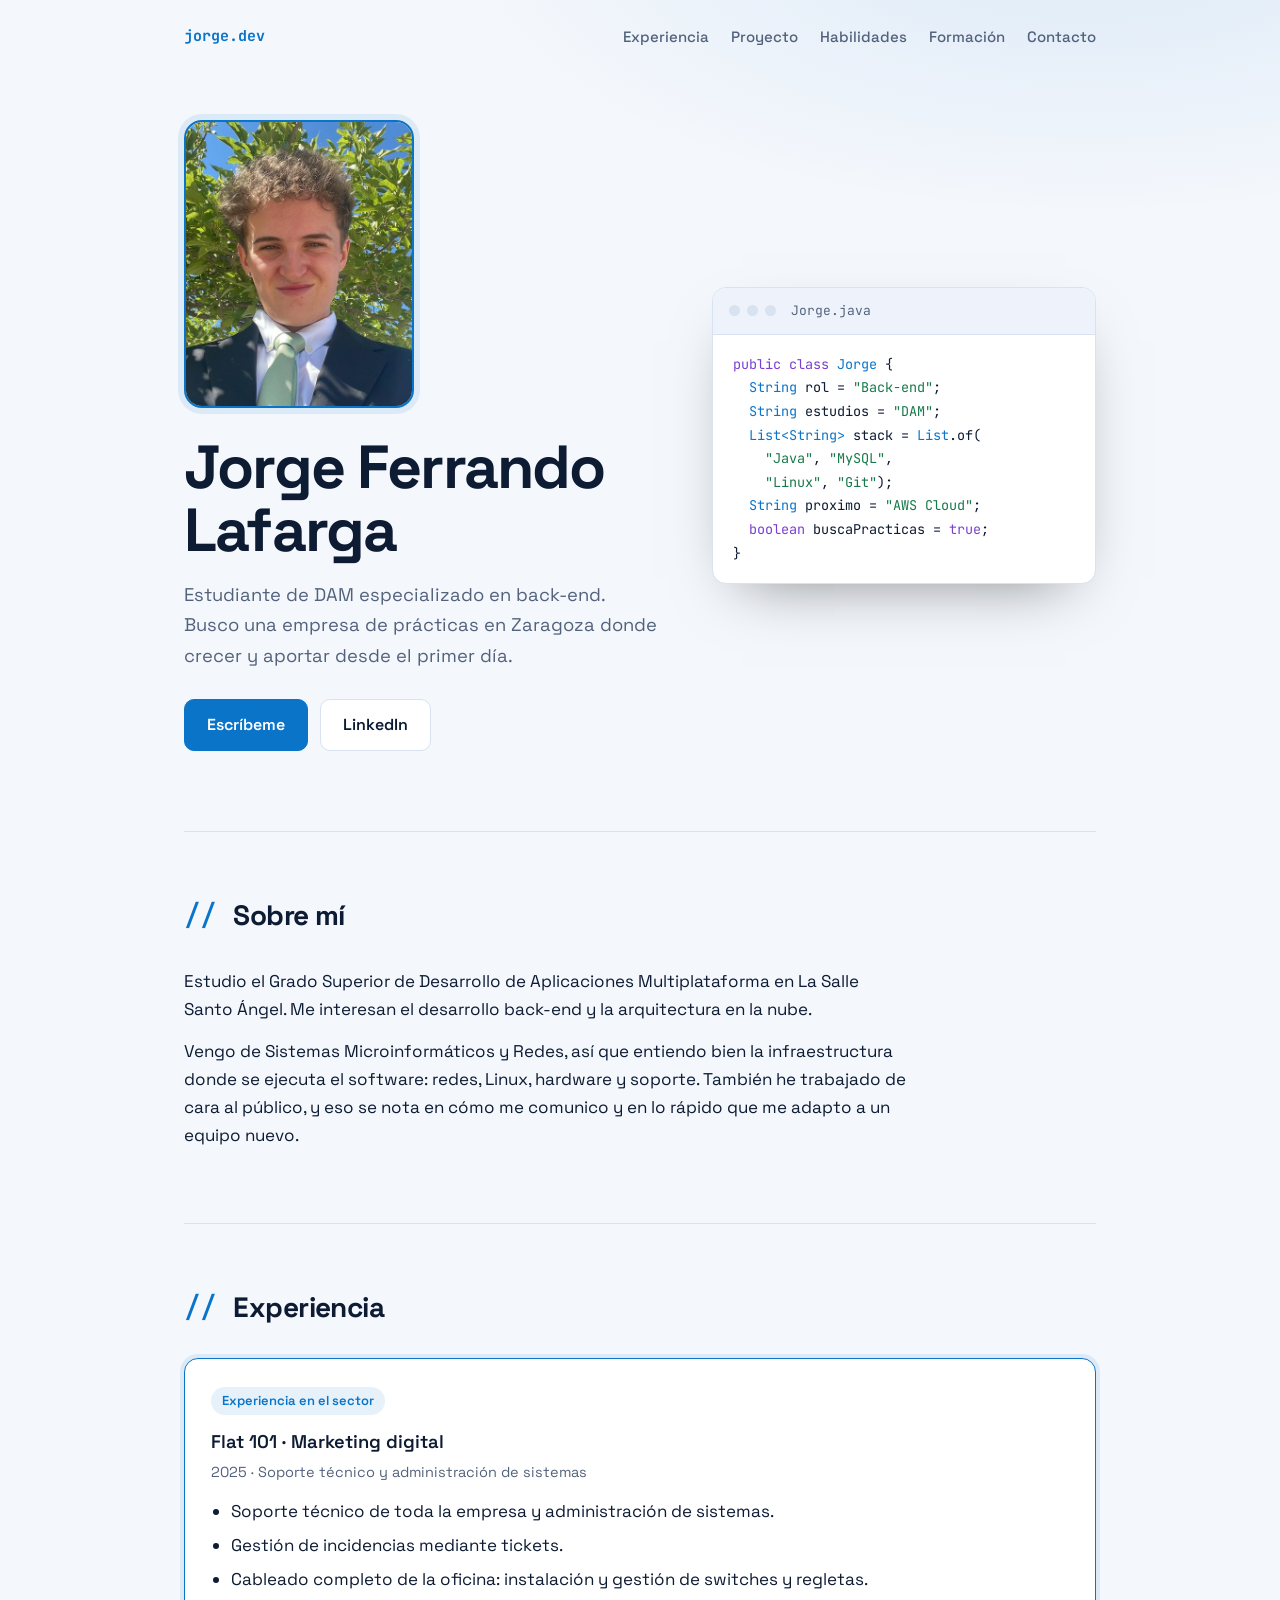
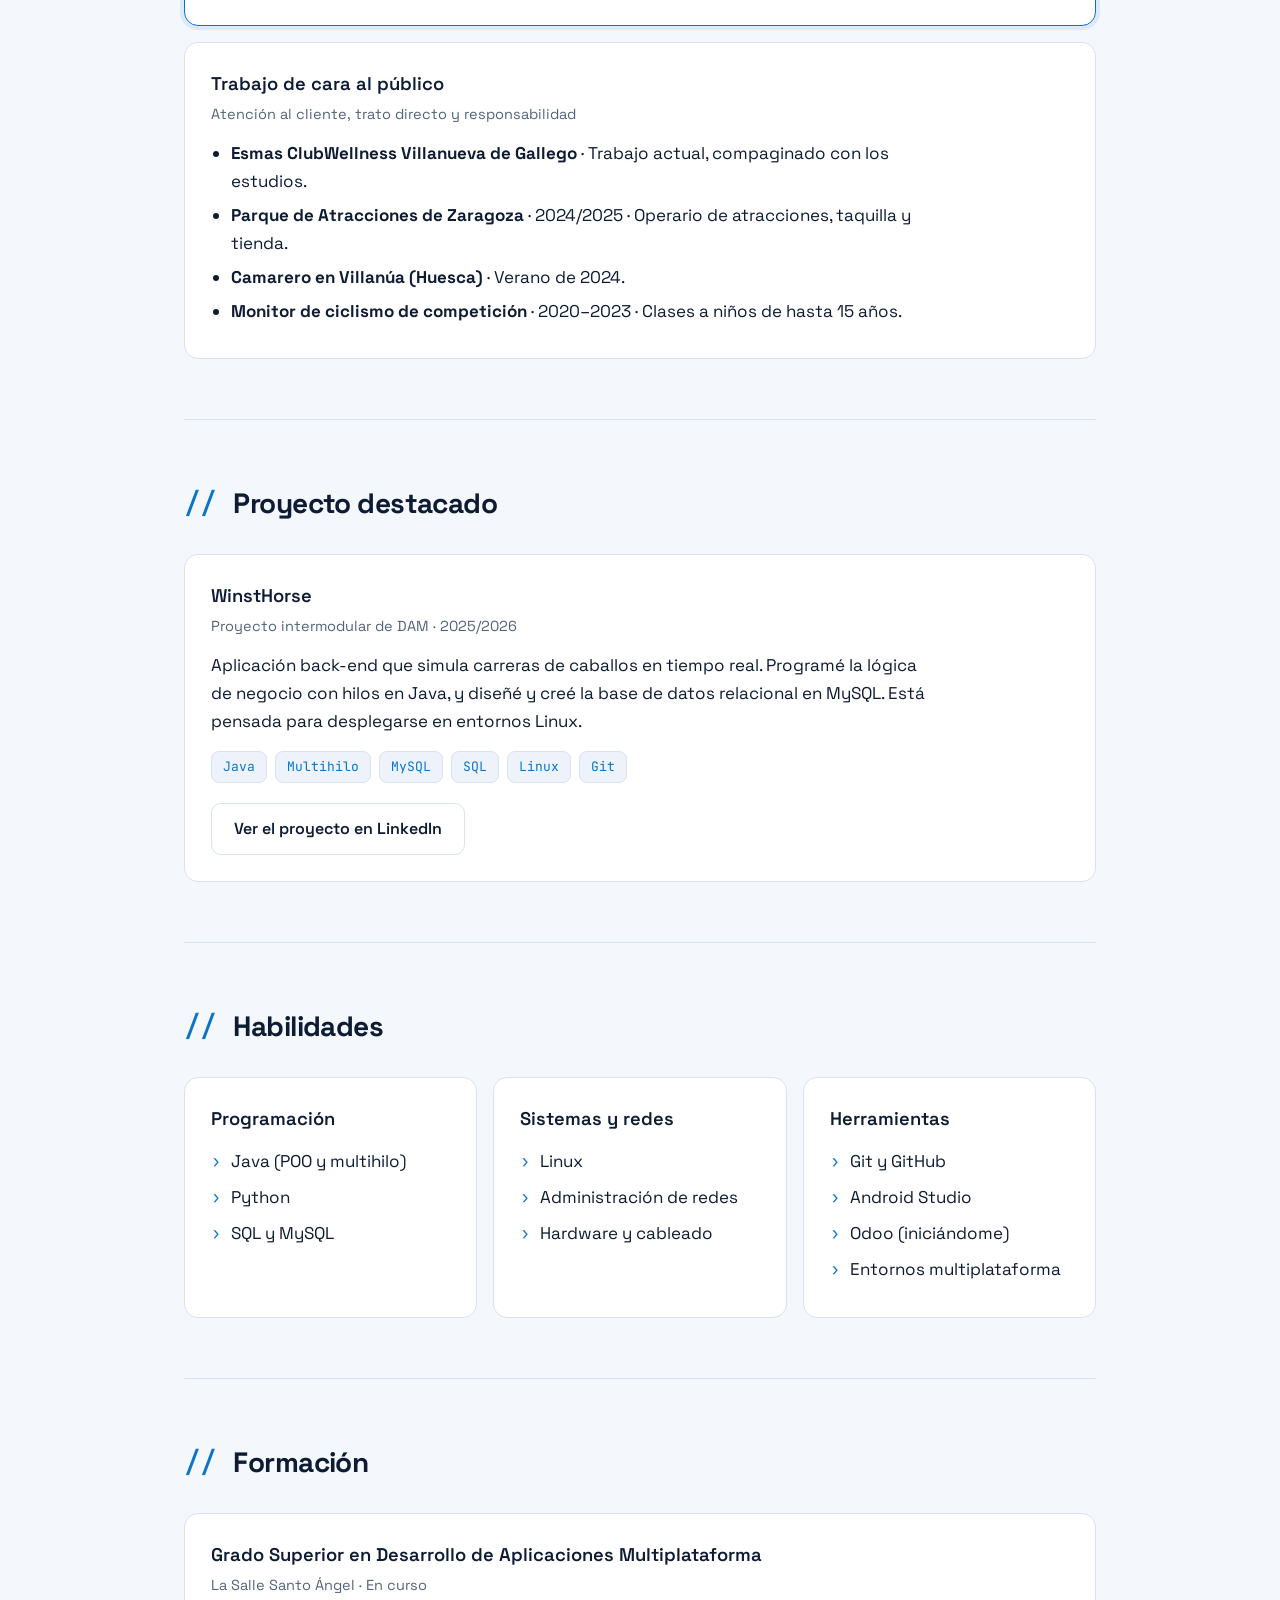
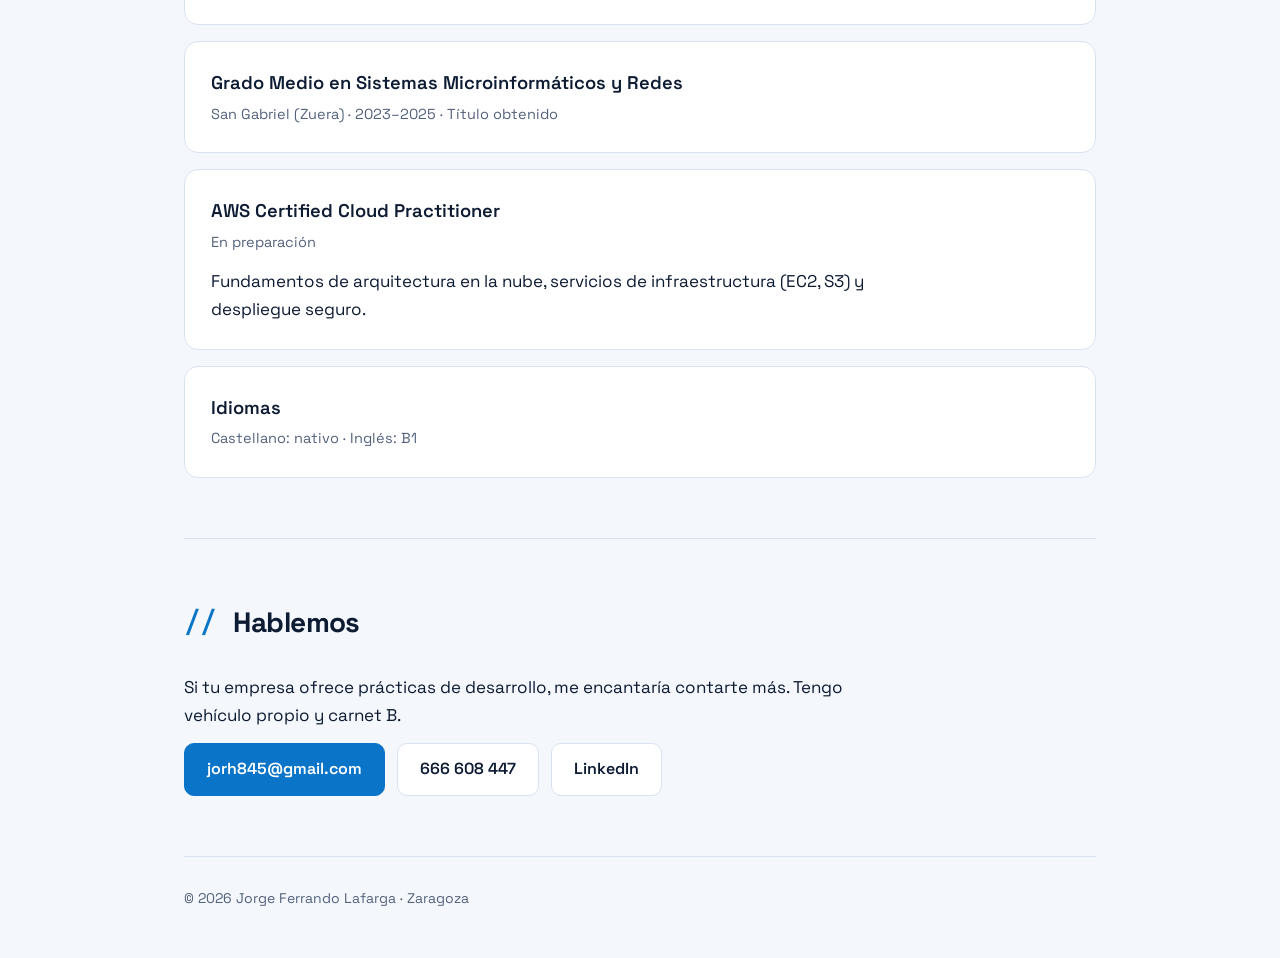
<file: Portfolio/index.html>
<!DOCTYPE html>
<html lang="es">
<head>
<meta charset="utf-8">
<meta name="viewport" content="width=device-width, initial-scale=1, viewport-fit=cover">
<title>Jorge Ferrando Lafarga · Desarrollador back-end</title>
<link rel="preconnect" href="https://fonts.googleapis.com">
<link rel="preconnect" href="https://fonts.gstatic.com" crossorigin>
<link href="https://fonts.googleapis.com/css2?family=JetBrains+Mono:wght@400;500;700&family=Space+Grotesk:wght@400;500;600;700&display=swap" rel="stylesheet">
<style>
:root{
  --bg:#0a0f1e; --surface:#111a30; --surface2:#16213c; --ink:#e6edf8; --muted:#92a0ba; --line:#22304f;
  --accent:#38bdf8; --accent2:#8b8cf8; --glow:rgba(56,189,248,.14); --btn-ink:#04121f;
  --k:#c4a5ff; --s:#7ee0a8; --t:#38bdf8;
  box-sizing:border-box;
  padding-top:env(safe-area-inset-top,0px); padding-bottom:env(safe-area-inset-bottom,0px);
}
@media (prefers-color-scheme: light){
  :root:not([data-theme="dark"]){
    --bg:#f4f7fc; --surface:#ffffff; --surface2:#eef3fb; --ink:#0d1b33; --muted:#53627c; --line:#d9e2f0;
    --accent:#0a74c9; --accent2:#5b5bd6; --glow:rgba(10,116,201,.10); --btn-ink:#ffffff;
    --k:#7a3fd0; --s:#17794a; --t:#0a74c9;
  }
}
:root[data-theme="light"]{
  --bg:#f4f7fc; --surface:#ffffff; --surface2:#eef3fb; --ink:#0d1b33; --muted:#53627c; --line:#d9e2f0;
  --accent:#0a74c9; --accent2:#5b5bd6; --glow:rgba(10,116,201,.10); --btn-ink:#ffffff;
  --k:#7a3fd0; --s:#17794a; --t:#0a74c9;
}
html{scroll-padding-top:env(safe-area-inset-top,0px);scroll-behavior:smooth}
*{box-sizing:border-box}
body{margin:0;background:var(--bg);color:var(--ink);font-family:'Space Grotesk',system-ui,-apple-system,'Segoe UI',Roboto,sans-serif;font-size:17px;line-height:1.65;-webkit-font-smoothing:antialiased;
  background-image:radial-gradient(900px 420px at 85% -80px,var(--glow),transparent 70%)}
.mono{font-family:'JetBrains Mono',ui-monospace,SFMono-Regular,Menlo,Consolas,monospace}
.wrap{max-width:960px;margin:0 auto;padding:0 24px}
nav{display:flex;justify-content:space-between;align-items:center;padding:22px 0;gap:16px;flex-wrap:wrap}
nav .logo{font-family:'JetBrains Mono',ui-monospace,monospace;font-weight:700;color:var(--accent);font-size:15px;text-decoration:none}
nav ul{display:flex;gap:22px;list-style:none;margin:0;padding:0;flex-wrap:wrap}
nav a{color:var(--muted);text-decoration:none;font-size:15px;font-weight:500}
nav ul a:hover,nav ul a:focus-visible{color:var(--accent)}
a:focus-visible,.btn:focus-visible{outline:3px solid var(--accent);outline-offset:3px;border-radius:8px}
.hero{display:grid;grid-template-columns:1.25fr 1fr;gap:48px;align-items:center;padding:48px 0 80px}
.photo{width:100%;max-width:230px;aspect-ratio:4/5;border-radius:18px;object-fit:cover;object-position:center 20%;border:2px solid var(--accent);box-shadow:0 0 0 6px var(--glow);margin:0 0 28px;display:block}
h1{font-size:clamp(2.3rem,6vw,3.8rem);line-height:1.04;margin:0 0 18px;letter-spacing:-.03em;font-weight:700}
.hero .lead{font-size:1.15rem;color:var(--muted);margin:0 0 28px;max-width:46ch}
.actions{display:flex;gap:12px;flex-wrap:wrap}
.btn{display:inline-block;padding:12px 22px;border-radius:10px;font-weight:600;text-decoration:none;font-size:16px;border:1.5px solid var(--line);color:var(--ink);background:var(--surface)}
.btn.primary{background:var(--accent);color:var(--btn-ink);border-color:var(--accent)}
.btn:hover{border-color:var(--accent)}
.code{background:var(--surface);border:1px solid var(--line);border-radius:14px;overflow:hidden;box-shadow:0 24px 60px -30px rgba(0,0,0,.5)}
.code .bar{display:flex;gap:7px;padding:12px 16px;border-bottom:1px solid var(--line);background:var(--surface2);align-items:center}
.code .bar i{width:11px;height:11px;border-radius:50%;background:var(--line);display:block}
.code .bar span{margin-left:8px;font-size:13px;color:var(--muted)}
.code pre{margin:0;padding:18px 20px;font-size:13.5px;line-height:1.75;overflow-x:auto;color:var(--ink)}
.k{color:var(--k)}.s{color:var(--s)}.t{color:var(--t)}.c{color:var(--muted)}
section{padding:60px 0;border-top:1px solid var(--line)}
h2{font-size:1.75rem;margin:0 0 28px;letter-spacing:-.02em;font-weight:700}
h2::before{content:"// ";font-family:'JetBrains Mono',ui-monospace,monospace;color:var(--accent);font-weight:500}
h3{font-size:1.15rem;margin:0 0 4px;font-weight:600}
p{margin:0 0 14px;max-width:66ch}
.meta{color:var(--muted);font-size:14.5px;margin:0 0 12px}
.card{background:var(--surface);border:1px solid var(--line);border-radius:14px;padding:26px}
.card + .card{margin-top:16px}
.card.featured{border-color:var(--accent);box-shadow:0 0 0 4px var(--glow)}
.badge{display:inline-block;font-size:13px;font-weight:600;color:var(--accent);background:var(--glow);padding:3px 11px;border-radius:999px;margin-bottom:12px}
ul.list{margin:0;padding-left:20px}
ul.list li{margin-bottom:6px;max-width:66ch}
.tags{display:flex;flex-wrap:wrap;gap:8px;margin:16px 0 0;padding:0;list-style:none}
.tags li{font-family:'JetBrains Mono',ui-monospace,monospace;font-size:13px;color:var(--accent);background:var(--surface2);border:1px solid var(--line);padding:4px 11px;border-radius:8px}
.grid{display:grid;grid-template-columns:repeat(auto-fit,minmax(240px,1fr));gap:16px}
.grid .card + .card{margin-top:0}
.grid h3{margin-bottom:12px}
.grid ul{list-style:none;padding:0;margin:0}
.grid li{margin-bottom:8px}
.grid li::before{content:"› ";color:var(--accent);font-family:'JetBrains Mono',ui-monospace,monospace}
footer{padding:30px 0 48px;color:var(--muted);font-size:14px;border-top:1px solid var(--line)}
@media (max-width:760px){.hero{grid-template-columns:1fr;gap:36px;padding:24px 0 56px}body{font-size:16px}.card{padding:20px}}
@media (prefers-reduced-motion:reduce){html{scroll-behavior:auto}}
</style>
</head>
<body>
<div class="wrap">
  <nav aria-label="Secciones">
    <a class="logo" href="#top">jorge.dev</a>
    <ul>
      <li><a href="#experiencia">Experiencia</a></li>
      <li><a href="#proyecto">Proyecto</a></li>
      <li><a href="#habilidades">Habilidades</a></li>
      <li><a href="#formacion">Formación</a></li>
      <li><a href="#contacto">Contacto</a></li>
    </ul>
  </nav>

  <header class="hero" id="top">
    <div>
      <img class="photo" src="[data-uri]" alt="Foto de Jorge Ferrando">
      <h1>Jorge Ferrando Lafarga</h1>
      <p class="lead">Estudiante de DAM especializado en back-end. Busco una empresa de prácticas en Zaragoza donde crecer y aportar desde el primer día.</p>
      <div class="actions">
        <a class="btn primary" href="mailto:jorh845@gmail.com">Escríbeme</a>
        <a class="btn" href="https://www.linkedin.com/in/jorge-ferrando-lafarga-9bb4a329b/" target="_blank" rel="noopener">LinkedIn</a>
      </div>
    </div>
    <div class="code" aria-hidden="true">
      <div class="bar"><i></i><i></i><i></i><span class="mono">Jorge.java</span></div>
<pre class="mono"><span class="k">public class</span> <span class="t">Jorge</span> {
  <span class="t">String</span> rol = <span class="s">"Back-end"</span>;
  <span class="t">String</span> estudios = <span class="s">"DAM"</span>;
  <span class="t">List&lt;String&gt;</span> stack = <span class="t">List</span>.of(
    <span class="s">"Java"</span>, <span class="s">"MySQL"</span>,
    <span class="s">"Linux"</span>, <span class="s">"Git"</span>);
  <span class="t">String</span> proximo = <span class="s">"AWS Cloud"</span>;
  <span class="k">boolean</span> buscaPracticas = <span class="k">true</span>;
}</pre>
    </div>
  </header>

  <section id="sobre-mi">
    <h2>Sobre mí</h2>
    <p>Estudio el Grado Superior de Desarrollo de Aplicaciones Multiplataforma en La Salle Santo Ángel. Me interesan el desarrollo back-end y la arquitectura en la nube.</p>
    <p>Vengo de Sistemas Microinformáticos y Redes, así que entiendo bien la infraestructura donde se ejecuta el software: redes, Linux, hardware y soporte. También he trabajado de cara al público, y eso se nota en cómo me comunico y en lo rápido que me adapto a un equipo nuevo.</p>
  </section>

  <section id="experiencia">
    <h2>Experiencia</h2>
    <article class="card featured">
      <span class="badge">Experiencia en el sector</span>
      <h3>Flat 101 · Marketing digital</h3>
      <p class="meta">2025 · Soporte técnico y administración de sistemas</p>
      <ul class="list">
        <li>Soporte técnico de toda la empresa y administración de sistemas.</li>
        <li>Gestión de incidencias mediante tickets.</li>
        <li>Cableado completo de la oficina: instalación y gestión de switches y regletas.</li>
      </ul>
    </article>
    <article class="card">
      <h3>Trabajo de cara al público</h3>
      <p class="meta">Atención al cliente, trato directo y responsabilidad</p>
      <ul class="list">
        <li><strong>Esmas ClubWellness Villanueva de Gallego</strong> · Trabajo actual, compaginado con los estudios.</li>
        <li><strong>Parque de Atracciones de Zaragoza</strong> · 2024/2025 · Operario de atracciones, taquilla y tienda.</li>
        <li><strong>Camarero en Villanúa (Huesca)</strong> · Verano de 2024.</li>
        <li><strong>Monitor de ciclismo de competición</strong> · 2020–2023 · Clases a niños de hasta 15 años.</li>
      </ul>
    </article>
  </section>

  <section id="proyecto">
    <h2>Proyecto destacado</h2>
    <article class="card">
      <h3>WinstHorse</h3>
      <p class="meta">Proyecto intermodular de DAM · 2025/2026</p>
      <p>Aplicación back-end que simula carreras de caballos en tiempo real. Programé la lógica de negocio con hilos en Java, y diseñé y creé la base de datos relacional en MySQL. Está pensada para desplegarse en entornos Linux.</p>
      <ul class="tags" aria-label="Tecnologías">
        <li>Java</li><li>Multihilo</li><li>MySQL</li><li>SQL</li><li>Linux</li><li>Git</li>
      </ul>
      <div class="actions" style="margin-top:20px">
        <a class="btn" href="https://www.linkedin.com/in/jorge-ferrando-lafarga-9bb4a329b/" target="_blank" rel="noopener">Ver el proyecto en LinkedIn</a>
      </div>
    </article>
  </section>

  <section id="habilidades">
    <h2>Habilidades</h2>
    <div class="grid">
      <div class="card"><h3>Programación</h3><ul><li>Java (POO y multihilo)</li><li>Python</li><li>SQL y MySQL</li></ul></div>
      <div class="card"><h3>Sistemas y redes</h3><ul><li>Linux</li><li>Administración de redes</li><li>Hardware y cableado</li></ul></div>
      <div class="card"><h3>Herramientas</h3><ul><li>Git y GitHub</li><li>Android Studio</li><li>Odoo (iniciándome)</li><li>Entornos multiplataforma</li></ul></div>
    </div>
  </section>

  <section id="formacion">
    <h2>Formación</h2>
    <article class="card"><h3>Grado Superior en Desarrollo de Aplicaciones Multiplataforma</h3><p class="meta" style="margin:0">La Salle Santo Ángel · En curso</p></article>
    <article class="card"><h3>Grado Medio en Sistemas Microinformáticos y Redes</h3><p class="meta" style="margin:0">San Gabriel (Zuera) · 2023–2025 · Título obtenido</p></article>
    <article class="card"><h3>AWS Certified Cloud Practitioner</h3><p class="meta">En preparación</p><p style="margin:0">Fundamentos de arquitectura en la nube, servicios de infraestructura (EC2, S3) y despliegue seguro.</p></article>
    <article class="card"><h3>Idiomas</h3><p class="meta" style="margin:0">Castellano: nativo · Inglés: B1</p></article>
  </section>

  <section id="contacto">
    <h2>Hablemos</h2>
    <p>Si tu empresa ofrece prácticas de desarrollo, me encantaría contarte más. Tengo vehículo propio y carnet B.</p>
    <div class="actions">
      <a class="btn primary" href="mailto:jorh845@gmail.com">jorh845@gmail.com</a>
      <a class="btn" href="tel:+34666608447">666 608 447</a>
      <a class="btn" href="https://www.linkedin.com/in/jorge-ferrando-lafarga-9bb4a329b/" target="_blank" rel="noopener">LinkedIn</a>
    </div>
  </section>

  <footer>© 2026 Jorge Ferrando Lafarga · Zaragoza</footer>
</div>
</body>
</html>
</file>
